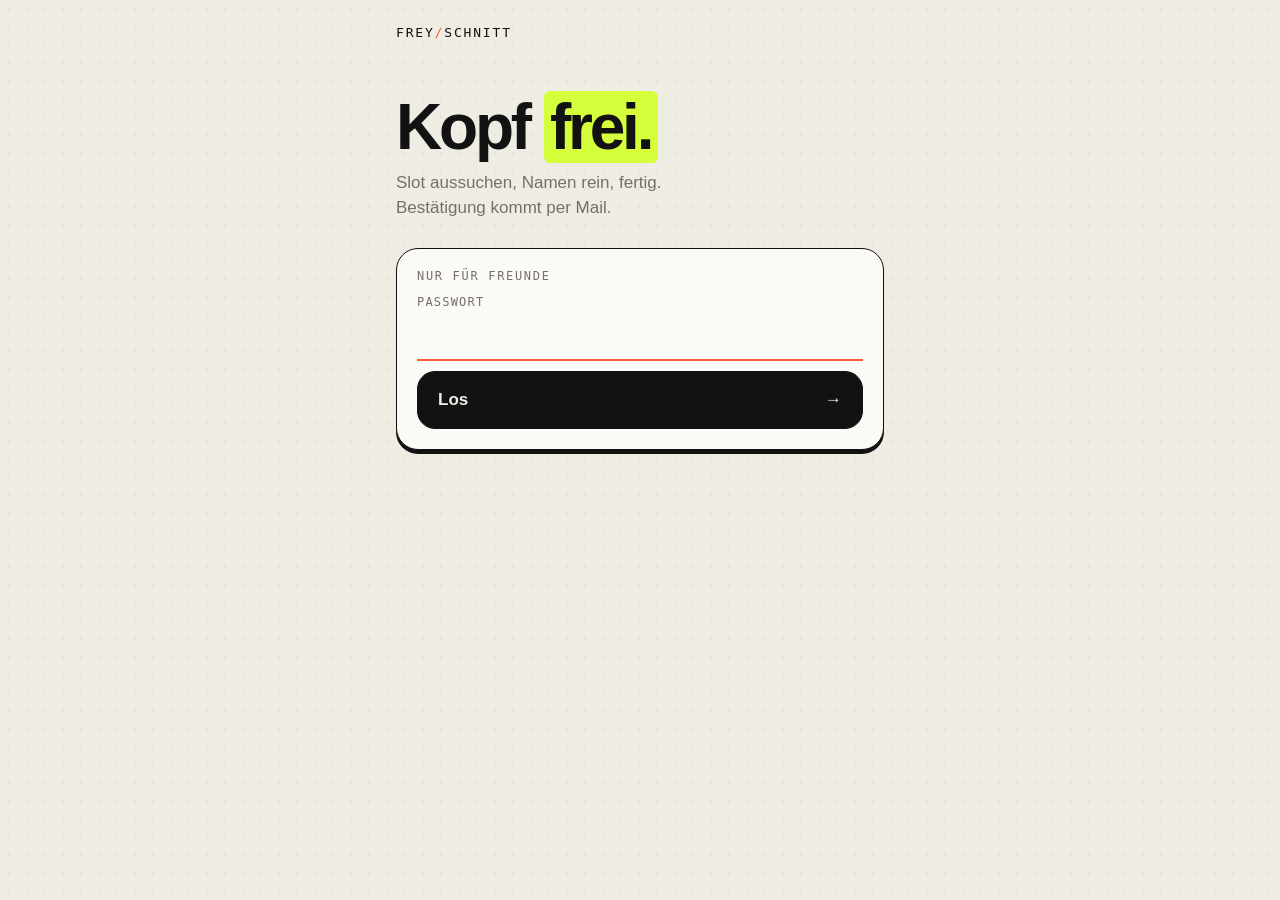
<file: index.html>
<!doctype html>
<html lang="de">
<head>
<meta charset="utf-8">
<meta name="viewport" content="width=device-width, initial-scale=1, viewport-fit=cover">
<meta http-equiv="Content-Security-Policy" content="default-src 'self'; script-src 'self'; style-src 'self' 'unsafe-inline'; img-src 'self' data:; connect-src https://uxvnlxhuhxcaexeznhck.supabase.co; base-uri 'self'; form-action 'self'; object-src 'none'">
<meta name="referrer" content="strict-origin-when-cross-origin">
<meta name="theme-color" content="#efece4">
<meta name="description" content="Freie Termine für einen frischen Schnitt – einfach Slot aussuchen und eintragen.">
<title>Freyschnitt – Termin buchen</title>
<link rel="stylesheet" href="assets/style.css">
<link rel="icon" href="data:image/svg+xml,%3Csvg xmlns='http://www.w3.org/2000/svg' viewBox='0 0 32 32'%3E%3Crect width='32' height='32' rx='8' fill='%23121212'/%3E%3Ccircle cx='16' cy='16' r='6' fill='%23d4ff3a'/%3E%3C/svg%3E">
</head>
<body>
<div class="wrap">
  <header>
    <a class="logo" href="./">Frey<b>/</b>schnitt</a>
    <span class="step-no" id="step-no"></span>
  </header>
  <div class="progress hide" id="progress" aria-hidden="true"><i></i><i></i><i></i></div>

  <main>
    <!-- 0: Passwort -->
    <section class="step" id="s0" hidden>
      <h1>Kopf <em>frei.</em></h1>
      <p class="sub">Slot aussuchen, Namen rein, fertig. Bestätigung kommt per Mail.</p>
      <form class="gate" id="gate-form">
        <p class="eyebrow">Nur für Freunde</p>
        <div class="field">
          <label for="code">Passwort</label>
          <input id="code" name="code" type="password" autocomplete="current-password" autocapitalize="none" autocorrect="off" spellcheck="false" required maxlength="200">
        </div>
        <p id="gate-msg" class="msg" role="alert"></p>
        <button class="btn" id="gate-btn" type="submit"><span>Los</span><span aria-hidden="true">→</span></button>
      </form>
    </section>

    <!-- 1: Tag -->
    <section class="step" id="s1" hidden>
      <h1 class="mid">Freye <em>Termine</em></h1>
      <p id="slots-msg" class="msg" role="alert" style="margin:0 0 18px"></p>
      <div class="list" id="days" aria-live="polite"><p class="loading">Lade Termine …</p></div>
    </section>

    <!-- 2: Uhrzeit -->
    <section class="step" id="s2" hidden>
      <button class="back" type="button" data-go="1">← ändern</button>
      <p class="eyebrow">Freye Termine</p>
      <h1 class="mid" id="day-h"></h1>
      <div class="times" id="times"></div>
    </section>

    <!-- 3: Buchen -->
    <section class="step" id="s3" hidden>
      <h1 class="mid"><em>Buchen</em></h1>
      <form id="form" novalidate>
        <div class="picked"><span id="picked-text"></span><button type="button" class="link" data-go="1">ändern</button></div>

        <div class="field"><label for="name">Name</label>
          <input id="name" name="name" autocomplete="name" required minlength="2" maxlength="80"></div>
        <div class="field"><label for="email">E-Mail</label>
          <input id="email" name="email" type="email" autocomplete="email" inputmode="email" autocapitalize="none" required maxlength="254"></div>
        <div class="field"><label for="note">Notiz (optional)</label>
          <textarea id="note" name="note" maxlength="500" rows="2"></textarea></div>

        <!-- Honeypot: bitte leer lassen (für Menschen unsichtbar) -->
        <div class="hp" aria-hidden="true">
          <label for="website">Website</label>
          <input id="website" name="website" tabindex="-1" autocomplete="off">
        </div>

        <p id="msg" class="msg" role="alert"></p>
        <button class="btn" id="submit" type="submit"><span>Termin buchen</span><span aria-hidden="true">→</span></button>
      </form>
    </section>

    <!-- 4: Gebucht -->
    <section class="step" id="s4" hidden>
      <h1>Dein <em>Termin</em></h1>
      <p class="sub">Ist eingetragen.</p>
      <div class="ticket-wrap">
        <div class="ticket">
          <div class="top"><small>FREY/SCHNITT · GEBUCHT</small><strong id="tk-day"></strong></div>
          <div class="cut"></div>
          <div class="rows">
            <div><small>UHRZEIT</small><b id="tk-time"></b></div>
            <div><small>DAUER</small><b id="tk-dur"></b></div>
            <div><small>ORT</small><b>Penthouse</b></div>
            <div><small>NAME</small><b id="tk-name"></b></div>
          </div>
          <div class="code" aria-hidden="true">||| | || ||| | ||| || |</div>
        </div>
      </div>
      <button class="btn ghost center" type="button" id="cal" aria-expanded="false" aria-controls="cal-opts">In Kalender übernehmen</button>
      <div class="list cal-opts" id="cal-opts" hidden>
        <a class="opt" id="cal-ics" href="#" download="termin.ics"><span><b>iPhone / Apple</b><br><small>auch Outlook &amp; andere Kalender-Apps</small></span><span aria-hidden="true">↓</span></a>
        <a class="opt" id="cal-google" href="#" target="_blank" rel="noopener"><span><b>Google Kalender</b><br><small>Android &amp; Browser</small></span><span aria-hidden="true">↗</span></a>
        <a class="opt" id="cal-outlook" href="#" target="_blank" rel="noopener"><span><b>Outlook.com</b><br><small>Hotmail, Live, Office 365</small></span><span aria-hidden="true">↗</span></a>
      </div>
      <p class="small" id="mailnote">Du bekommst gleich eine Bestätigung per Mail. Schau auch im Spam-Ordner nach, falls sie nicht ankommt.</p>
      <p class="small">Du kannst doch nicht? Sag mir einfach kurz Bescheid, dann gebe ich den Slot wieder frei.</p>
    </section>
  </main>
</div>
<script src="assets/config.js"></script>
<script src="assets/app.js"></script>
</body>
</html>
</file>
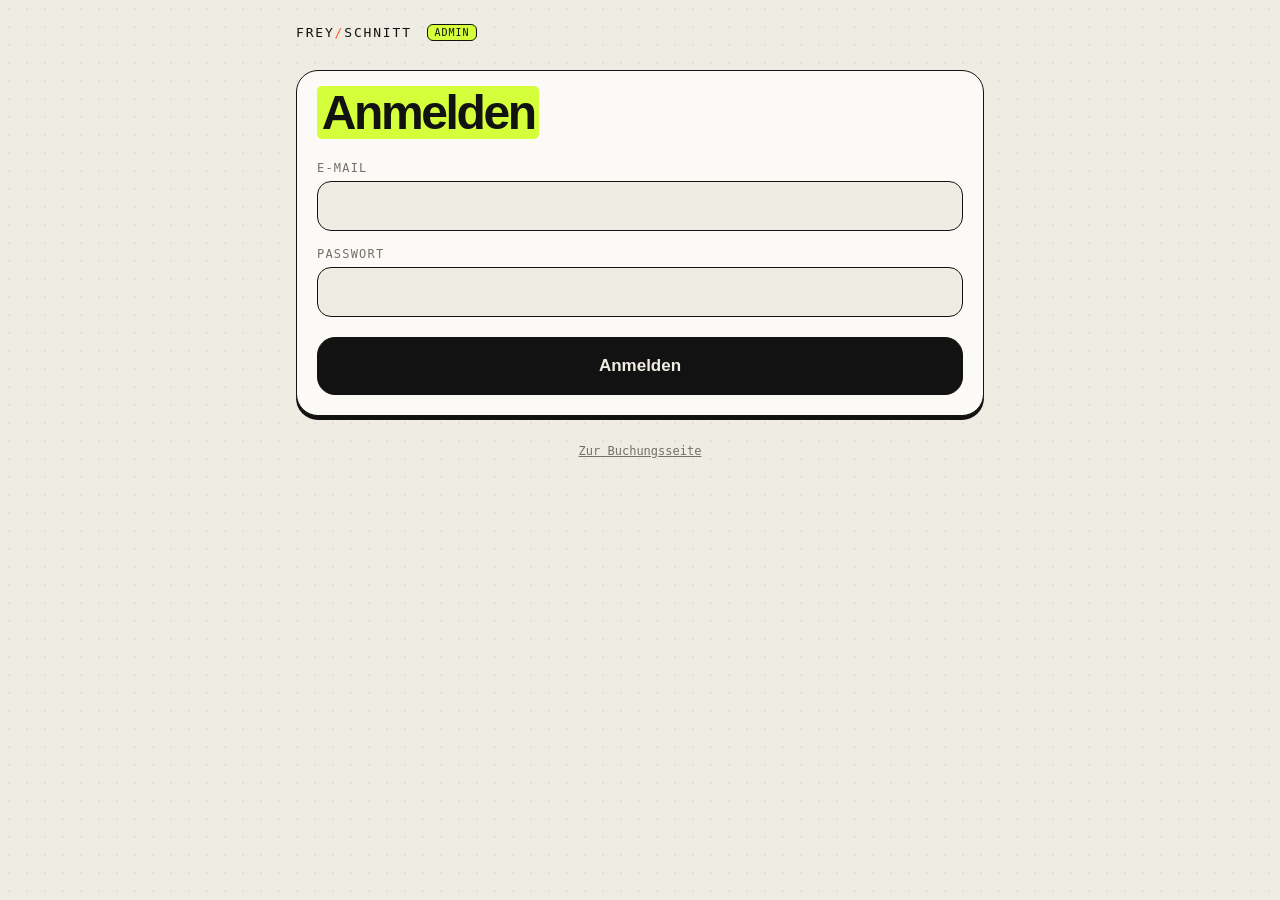
<file: admin.html>
<!doctype html>
<html lang="de">
<head>
<meta charset="utf-8">
<meta name="viewport" content="width=device-width, initial-scale=1, viewport-fit=cover">
<meta http-equiv="Content-Security-Policy" content="default-src 'self'; script-src 'self'; style-src 'self' 'unsafe-inline'; img-src 'self' data:; connect-src https://uxvnlxhuhxcaexeznhck.supabase.co; base-uri 'self'; form-action 'self'; object-src 'none'">
<meta name="robots" content="noindex, nofollow">
<meta name="referrer" content="no-referrer">
<meta name="theme-color" content="#efece4">
<title>Freyschnitt – Admin</title>
<link rel="stylesheet" href="assets/style.css">
<link rel="stylesheet" href="assets/admin.css">
<link rel="icon" href="data:image/svg+xml,%3Csvg xmlns='http://www.w3.org/2000/svg' viewBox='0 0 32 32'%3E%3Crect width='32' height='32' rx='8' fill='%23121212'/%3E%3Ccircle cx='16' cy='16' r='6' fill='%23d4ff3a'/%3E%3C/svg%3E">
</head>
<body class="admin">
<div class="wrap wide">
  <header>
    <a class="logo" href="./">Frey<b>/</b>schnitt <span class="badge">Admin</span></a>
    <div class="head-actions">
      <button id="reload" class="iconbtn" type="button" title="Aktualisieren" aria-label="Aktualisieren" hidden>
        <svg viewBox="0 0 24 24" width="18" height="18" aria-hidden="true"><path d="M21 12a9 9 0 1 1-9-9c2.52 0 4.93 1 6.74 2.74L21 8M21 3v5h-5" fill="none" stroke="currentColor" stroke-width="2.2" stroke-linecap="round" stroke-linejoin="round"/></svg>
      </button>
      <button id="logout" class="linkbtn" type="button" hidden>Abmelden</button>
    </div>
  </header>

  <!-- Login -->
  <section class="glass" id="login-view" hidden>
    <h1 class="mid"><em>Anmelden</em></h1>
    <form id="login-form">
      <label for="l-email">E-Mail</label>
      <input id="l-email" type="email" autocomplete="username" required>
      <label for="l-pass">Passwort</label>
      <input id="l-pass" type="password" autocomplete="current-password" required>
      <p id="login-msg" class="msg error" role="alert"></p>
      <button class="btn" type="submit" id="login-btn">Anmelden</button>
    </form>
  </section>

  <!-- App -->
  <div id="app-view" hidden>
    <nav class="tabs" role="tablist">
      <button role="tab" id="tab-bookings" aria-selected="true" aria-controls="p-bookings">Buchungen</button>
      <button role="tab" id="tab-slots" aria-selected="false" aria-controls="p-slots">Slots</button>
      <button role="tab" id="tab-new" aria-selected="false" aria-controls="p-new">Anlegen</button>
    </nav>
    <p id="app-msg" class="msg" role="status"></p>

    <!-- Buchungen -->
    <section class="glass" id="p-bookings" role="tabpanel">
      <div class="row-head">
        <h2>Kommende Buchungen</h2>
        <label class="toggle"><input type="checkbox" id="show-all"> alte &amp; stornierte</label>
      </div>
      <div id="bookings-list"><p class="loading">Lade …</p></div>
    </section>

    <!-- Slots -->
    <section class="glass" id="p-slots" role="tabpanel" hidden>
      <div class="row-head"><h2>Slots (nächste 10 Wochen)</h2></div>
      <div id="slots-list"><p class="loading">Lade …</p></div>
    </section>

    <!-- Anlegen -->
    <div id="p-new" role="tabpanel" hidden>
      <section class="glass">
        <h2>Serie anlegen</h2>
        <form id="series-form">
          <fieldset class="weekdays">
            <legend>Wochentage</legend>
            <label><input type="checkbox" value="1"><span>Mo</span></label>
            <label><input type="checkbox" value="2" checked><span>Di</span></label>
            <label><input type="checkbox" value="3"><span>Mi</span></label>
            <label><input type="checkbox" value="4" checked><span>Do</span></label>
            <label><input type="checkbox" value="5"><span>Fr</span></label>
            <label><input type="checkbox" value="6"><span>Sa</span></label>
            <label><input type="checkbox" value="7"><span>So</span></label>
          </fieldset>
          <div class="grid2">
            <div><label for="s-from">Ab Datum</label><input id="s-from" type="date" required></div>
            <div><label for="s-weeks">Wochen</label><input id="s-weeks" type="number" min="1" max="16" value="4" required></div>
            <div><label for="s-tfrom">Von</label><input id="s-tfrom" type="time" value="18:00" step="300" required></div>
            <div><label for="s-tto">Bis</label><input id="s-tto" type="time" value="21:00" step="300" required></div>
            <div><label for="s-dur">Slot-Länge (Min.)</label><input id="s-dur" type="number" min="5" max="240" step="5" value="45" required></div>
          </div>
          <p class="hint" id="s-preview"></p>
          <button class="btn" type="submit">Serie anlegen</button>
        </form>
      </section>

      <section class="glass">
        <h2>Einzelnen Slot anlegen</h2>
        <form id="single-form">
          <div class="grid2">
            <div><label for="e-date">Datum</label><input id="e-date" type="date" required></div>
            <div><label for="e-time">Uhrzeit</label><input id="e-time" type="time" value="18:00" step="300" required></div>
            <div><label for="e-dur">Länge (Min.)</label><input id="e-dur" type="number" min="5" max="240" step="5" value="45" required></div>
          </div>
          <button class="btn" type="submit">Slot anlegen</button>
        </form>
      </section>
    </div>
  </div>

  <footer><a href="./">Zur Buchungsseite</a></footer>
</div>
<script src="assets/vendor/supabase-js-2.49.4.js"></script>
<script src="assets/config.js"></script>
<script src="assets/admin.js"></script>
</body>
</html>
</file>
<file: assets/style.css>
/* Freyschnitt – Buchungsseite (Design: Schritt für Schritt + Ticket) */
:root {
  --bg: #efece4; --ink: #121212; --muted: #74716a; --line: #d8d4c8; --card: #fbfaf6;
  --accent: #d4ff3a; --orange: #ff5b2e; --error: #c0341d;
  --mono: ui-monospace, "SF Mono", Menlo, Consolas, monospace;
  font-family: -apple-system, BlinkMacSystemFont, "SF Pro Display", "Segoe UI", Roboto, sans-serif;
  color-scheme: light;
}
* { box-sizing: border-box; }
[hidden] { display: none !important; }
body {
  margin: 0; min-height: 100vh; background: var(--bg); color: var(--ink);
  background-image: radial-gradient(rgba(0,0,0,.05) 1px, transparent 1px); background-size: 18px 18px;
  -webkit-text-size-adjust: 100%;
}
.wrap { max-width: 520px; margin: 0 auto; padding: 22px 16px 48px; }
header { display: flex; justify-content: space-between; align-items: center; min-height: 20px; }
.logo { font-family: var(--mono); font-size: 13px; letter-spacing: .14em; text-transform: uppercase; color: var(--ink); text-decoration: none; }
.logo b { color: var(--orange); font-weight: 400; }
.step-no { font-family: var(--mono); font-size: 12px; color: var(--muted); }

.progress { display: grid; grid-template-columns: repeat(3, 1fr); gap: 6px; margin: 18px 0 34px; transition: opacity .3s; }
.progress.hide { opacity: 0; }
.progress i { height: 4px; border-radius: 2px; background: var(--line); position: relative; overflow: hidden; }
.progress i::after { content: ""; position: absolute; inset: 0; background: var(--ink); transform: scaleX(0); transform-origin: left; transition: transform .45s cubic-bezier(.65,0,.35,1); }
.progress i.done::after { transform: scaleX(1); }
.step-no { display: inline-block; }
.step-no.tick { animation: tick .3s cubic-bezier(.2,.9,.2,1); }
@keyframes tick { from { opacity: 0; transform: translateY(-6px); } }

/* Seitenwechsel: vorwärts von rechts, zurück von links; Inhalte kommen nacheinander.
   fill-mode "backwards" statt "both", damit Hover-Effekte danach wieder greifen. */
.step { --dx: 28px; --ease: cubic-bezier(.2,.9,.2,1); }
main[data-dir="back"] .step { --dx: -28px; }
.step > * { animation: step-in .45s var(--ease) backwards; }
.step > :nth-child(2) { animation-delay: .04s; }
.step > :nth-child(3) { animation-delay: .08s; }
.step > :nth-child(4) { animation-delay: .12s; }
.step > :nth-child(n+5) { animation-delay: .16s; }
@keyframes step-in { from { opacity: 0; transform: translateX(var(--dx)); } }
/* Tage und Uhrzeiten fallen kurz versetzt rein */
.list > .opt, .times > .opt { animation: pop .4s var(--ease) backwards; }
.list > .opt:nth-child(2), .times > .opt:nth-child(2) { animation-delay: .1s; }
.list > .opt:nth-child(3), .times > .opt:nth-child(3) { animation-delay: .14s; }
.list > .opt:nth-child(4), .times > .opt:nth-child(4) { animation-delay: .18s; }
.list > .opt:nth-child(5), .times > .opt:nth-child(5) { animation-delay: .22s; }
.list > .opt:nth-child(6), .times > .opt:nth-child(6) { animation-delay: .26s; }
.list > .opt:nth-child(n+7), .times > .opt:nth-child(n+7) { animation-delay: .3s; }
.list > .opt:first-child, .times > .opt:first-child { animation-delay: .06s; }
@keyframes pop { from { opacity: 0; transform: translateY(14px) scale(.98); } }
/* Ticket wird „ausgedruckt“: rutscht von oben rein, kippt in Schräglage, Zeilen erscheinen */
.step > .ticket-wrap { animation: none; }
#s4 .ticket { animation: print .7s cubic-bezier(.3,1.35,.4,1) .12s backwards; }
@keyframes print { from { opacity: 0; transform: translateY(-40px) rotate(4deg) scale(.96); } }
#s4 .ticket .rows > div { animation: pop .35s var(--ease) backwards; }
#s4 .ticket .rows > div:nth-child(1) { animation-delay: .5s; }
#s4 .ticket .rows > div:nth-child(2) { animation-delay: .56s; }
#s4 .ticket .rows > div:nth-child(3) { animation-delay: .62s; }
#s4 .ticket .rows > div:nth-child(4) { animation-delay: .68s; }
#s4 .ticket .code { animation: fade .4s ease .8s backwards; }
@keyframes fade { from { opacity: 0; } }
@media (prefers-reduced-motion: reduce) {
  .step > *, .list > .opt, .times > .opt, #s4 .ticket, #s4 .ticket .rows > div, #s4 .ticket .code, .step-no.tick { animation: none; }
  .progress i::after { transition: none; }
}

.eyebrow { font-family: var(--mono); font-size: 12px; letter-spacing: .14em; text-transform: uppercase; color: var(--muted); margin: 0 0 12px; }
h1 { font-size: clamp(44px, 13vw, 64px); line-height: .92; letter-spacing: -.05em; margin: 0 0 14px; font-weight: 800; }
h1.mid { font-size: clamp(34px, 10vw, 48px); margin-bottom: 26px; }
h1 em { font-style: normal; background: var(--accent); padding: 0 .1em; border-radius: .1em; -webkit-box-decoration-break: clone; box-decoration-break: clone; }
.sub { color: var(--muted); font-size: 17px; line-height: 1.45; margin: 0 0 28px; max-width: 30ch; }

.list { display: grid; gap: 10px; }
.opt {
  display: flex; align-items: center; justify-content: space-between; gap: 12px; width: 100%; text-align: left;
  border: 1.5px solid var(--ink); background: var(--card); border-radius: 18px; padding: 16px 18px;
  font: inherit; color: var(--ink); cursor: pointer; transition: transform .12s, box-shadow .12s; box-shadow: 0 3px 0 var(--ink);
}
.opt:hover { transform: translateY(-1px); box-shadow: 0 4px 0 var(--ink); }
.opt:active { transform: translateY(2px); box-shadow: 0 1px 0 var(--ink); }
.opt:focus-visible { outline: 3px solid var(--orange); outline-offset: 3px; }
.opt b { font-size: 18px; }
.opt small { color: var(--muted); font-size: 14px; }
.opt .n { font-family: var(--mono); font-size: 13px; background: var(--accent); border: 1px solid var(--ink); border-radius: 999px; padding: 4px 10px; white-space: nowrap; }
.times { display: grid; grid-template-columns: repeat(2, 1fr); gap: 10px; }
.times .opt { justify-content: center; font-family: var(--mono); font-size: 20px; padding: 20px 8px; }

.picked { display: flex; justify-content: space-between; align-items: center; gap: 12px; border: 1.5px dashed var(--ink); border-radius: 16px; padding: 12px 14px; margin: 0 0 26px; font-family: var(--mono); font-size: 15px; }
.link { border: 0; background: none; font: inherit; font-size: 14px; color: var(--muted); text-decoration: underline; cursor: pointer; padding: 4px; }
.back { border: 0; background: none; font: inherit; color: var(--muted); padding: 0; margin-bottom: 18px; cursor: pointer; font-size: 14px; }

.field { margin-bottom: 18px; }
.field label { display: block; font-family: var(--mono); font-size: 12px; letter-spacing: .1em; text-transform: uppercase; color: var(--muted); margin-bottom: 6px; }
.field input, .field textarea {
  -webkit-appearance: none; appearance: none; width: 100%; border: 0; border-bottom: 2px solid var(--ink); background: transparent;
  font: inherit; font-size: 24px; padding: 6px 0 10px; color: var(--ink); outline: none; border-radius: 0;
}
.field textarea { font-size: 18px; resize: none; }
.field input:focus, .field textarea:focus { border-bottom-color: var(--orange); }
.field input:-webkit-autofill { -webkit-box-shadow: 0 0 0 1000px var(--bg) inset; -webkit-text-fill-color: var(--ink); }
.hp { position: absolute; left: -9999px; width: 1px; height: 1px; overflow: hidden; }

.btn {
  width: 100%; border: 1.5px solid var(--ink); background: var(--ink); color: var(--bg); border-radius: 18px; padding: 18px 20px;
  font: inherit; font-size: 17px; font-weight: 700; cursor: pointer; margin-top: 10px;
  display: flex; justify-content: space-between; align-items: center; text-decoration: none;
}
.btn:disabled { opacity: .6; cursor: wait; }
.btn:focus-visible { outline: 3px solid var(--orange); outline-offset: 3px; }
.btn.center { justify-content: center; }
.btn.ghost { background: var(--card); color: var(--ink); box-shadow: 0 3px 0 var(--ink); }
.btn.ghost:active { transform: translateY(2px); box-shadow: 0 1px 0 var(--ink); }

.gate { background: var(--card); border: 1.5px solid var(--ink); border-radius: 22px; padding: 20px; box-shadow: 0 4px 0 var(--ink); }
.gate .field { margin-bottom: 8px; }

.msg { margin: 12px 0 0; padding: 12px 14px; border-radius: 14px; font-size: 15px; line-height: 1.4; background: rgba(192,52,29,.08); border: 1.5px solid var(--error); color: var(--error); }
.msg:empty { display: none; }
.loading, .empty { color: var(--muted); font-size: 17px; margin: 0; }

/* Ticket – die Auskerbungen sind echte Löcher (Maske), der Hintergrund scheint durch */
.ticket-wrap { transform: rotate(-1.5deg); margin: 8px 6px 24px; filter: drop-shadow(0 24px 30px rgba(0,0,0,.22)); }
.ticket {
  --cut: 104px; --r: 12px;
  background: var(--ink); color: var(--bg); border-radius: 26px; overflow: hidden;
  -webkit-mask: radial-gradient(circle var(--r) at 0 var(--cut), #0000 98%, #000) , radial-gradient(circle var(--r) at 100% var(--cut), #0000 98%, #000);
  -webkit-mask-composite: source-in;
  mask: radial-gradient(circle var(--r) at 0 var(--cut), #0000 98%, #000) , radial-gradient(circle var(--r) at 100% var(--cut), #0000 98%, #000);
  mask-composite: intersect;
}
.ticket .top { height: var(--cut); padding: 22px 22px 0; background: var(--accent); color: var(--ink); }
.ticket .top small { font-family: var(--mono); font-size: 12px; letter-spacing: .12em; }
.ticket .top strong { display: block; font-size: 34px; letter-spacing: -.03em; margin-top: 6px; line-height: 1; white-space: nowrap; }
.ticket .cut { height: 0; border-top: 2px dashed rgba(239,236,228,.25); margin: 0 22px; }
.ticket .rows { display: grid; grid-template-columns: 1fr 1fr; gap: 16px; padding: 20px 22px 24px; }
.ticket .rows small { display: block; font-family: var(--mono); font-size: 11px; letter-spacing: .12em; color: rgba(239,236,228,.55); }
.ticket .rows b { font-size: 18px; overflow-wrap: anywhere; }
.ticket .code { padding: 0 22px 22px; font-family: var(--mono); font-size: 11px; letter-spacing: .5em; color: rgba(239,236,228,.4); }
.cal-opts { margin-top: 12px; }
a.opt { text-decoration: none; }
.small { color: var(--muted); font-size: 15px; line-height: 1.5; margin: 22px 0 0; }
.small + .small { margin-top: 10px; }
</file>
<file: assets/admin.css>
/* Admin-Bereich – gleiche Optik wie die Buchungsseite (Papier, Schwarz, Neongelb) */
.wrap.wide { max-width: 720px; }
.badge { font-size: 10px; letter-spacing: .1em; background: var(--accent); color: var(--ink); border: 1px solid var(--ink); padding: 2px 6px; border-radius: 6px; margin-left: 6px; vertical-align: 1px; }
.linkbtn { background: none; border: 0; color: var(--muted); font-family: var(--mono); font-size: 13px; cursor: pointer; text-decoration: underline; padding: 6px; }
.head-actions { display: flex; align-items: center; gap: 6px; }
.iconbtn { display: inline-grid; place-items: center; width: 40px; height: 40px; border-radius: 12px; border: 1.5px solid var(--ink); background: var(--card); color: var(--ink); box-shadow: 0 2px 0 var(--ink); cursor: pointer; padding: 0; }
.iconbtn:active { transform: translateY(2px); box-shadow: 0 0 0 var(--ink); }
.iconbtn:focus-visible { outline: 3px solid var(--orange); outline-offset: 3px; }
.iconbtn.spin svg { animation: spin .7s linear infinite; }
@keyframes spin { to { transform: rotate(360deg); } }
@media (prefers-reduced-motion: reduce) { .iconbtn.spin svg { animation: none; opacity: .5; } }
#login-view, #app-view { margin-top: 28px; }

/* Karten */
.admin .glass { background: var(--card); border: 1.5px solid var(--ink); border-radius: 22px; padding: 20px; margin-bottom: 18px; box-shadow: 0 4px 0 var(--ink); }
.admin h2 { font-size: 24px; letter-spacing: -.03em; font-weight: 800; margin: 0 0 16px; }
.admin footer { text-align: center; font-family: var(--mono); font-size: 12px; margin-top: 28px; }
.admin footer a { color: var(--muted); }

/* Formularfelder im Admin: Kästen statt Linien (Datum/Uhrzeit brauchen Platz) */
.admin label { display: block; font-family: var(--mono); font-size: 12px; letter-spacing: .1em; text-transform: uppercase; color: var(--muted); margin: 16px 0 6px; }
.admin input:not([type="checkbox"]), .admin select, .admin textarea {
  -webkit-appearance: none; appearance: none; display: block; width: 100%; min-height: 50px;
  font: inherit; font-size: 16px; color: var(--ink); padding: 12px 14px;
  background: var(--bg); border: 1.5px solid var(--ink); border-radius: 14px; outline: none;
}
.admin input:not([type="checkbox"]):focus, .admin select:focus, .admin textarea:focus { border-color: var(--orange); box-shadow: 0 0 0 3px rgba(255,91,46,.18); }
.admin .btn { margin-top: 20px; justify-content: center; }

/* Checkboxen: eigene Optik, damit Safari/iOS sie nicht verzerrt */
.admin input[type="checkbox"] {
  -webkit-appearance: none; appearance: none; flex: none; display: inline-grid; place-items: center;
  width: 20px; height: 20px; padding: 0; margin: 0; border-radius: 6px; cursor: pointer;
  border: 1.5px solid var(--ink); background: var(--card);
}
.admin input[type="checkbox"]::after {
  content: ""; width: 5px; height: 10px; margin-top: -2px; border: solid var(--ink);
  border-width: 0 2.5px 2.5px 0; transform: rotate(45deg); opacity: 0;
}
.admin input[type="checkbox"]:checked { background: var(--accent); }
.admin input[type="checkbox"]:checked::after { opacity: 1; }
.admin input[type="checkbox"]:focus-visible { outline: 3px solid var(--orange); outline-offset: 2px; }

/* Meldungen */
.msg.ok { background: rgba(212,255,58,.35); border-color: var(--ink); color: var(--ink); }
#app-msg { margin: 0 0 16px; }

/* Tabs */
.tabs { display: flex; gap: 6px; padding: 5px; margin-bottom: 18px; border-radius: 999px; border: 1.5px solid var(--ink); background: var(--card); box-shadow: 0 3px 0 var(--ink); }
.tabs button { flex: 1; border: 0; background: transparent; color: var(--muted); font-family: var(--mono); font-size: 13px; letter-spacing: .06em; text-transform: uppercase; padding: 10px 6px; border-radius: 999px; cursor: pointer; min-height: 44px; }
.tabs button[aria-selected="true"] { background: var(--ink); color: var(--accent); font-weight: 700; }

.row-head { display: flex; justify-content: space-between; align-items: baseline; gap: 12px; flex-wrap: wrap; }
.admin .toggle { display: flex; align-items: center; gap: 8px; margin: 0 0 14px; }

/* Buchungskarten */
.bk { border-top: 1.5px dashed var(--line); padding: 14px 0; display: grid; gap: 4px; }
.bk:first-child { border-top: 0; padding-top: 0; }
.bk .when { font-family: var(--mono); font-weight: 600; justify-self: start; background: var(--accent); padding: 2px 8px; border-radius: 6px; }
.bk .who { font-weight: 700; font-size: 17px; margin-top: 4px; }
.bk a { color: var(--ink); word-break: break-all; }
.bk .meta { color: var(--muted); font-size: 14px; }
.bk .note { color: var(--ink); font-size: 14px; white-space: pre-wrap; background: var(--bg); border-radius: 10px; padding: 8px 10px; margin-top: 4px; }
.bk.cancelled { opacity: .5; }
.bk.cancelled .when { text-decoration: line-through; background: var(--line); }
.actions { display: flex; gap: 8px; flex-wrap: wrap; margin-top: 8px; }
.sbtn { border: 1.5px solid var(--ink); background: var(--card); color: var(--ink); border-radius: 999px; padding: 8px 14px; font: inherit; font-size: 14px; font-weight: 600; cursor: pointer; min-height: 40px; box-shadow: 0 2px 0 var(--ink); }
.sbtn:active { transform: translateY(2px); box-shadow: none; }
.sbtn.danger { border-color: var(--error); color: var(--error); box-shadow: 0 2px 0 var(--error); }
.sbtn:disabled { opacity: .4; cursor: not-allowed; }

/* Slotliste */
.sday { margin-bottom: 20px; }
.sday-title { font-weight: 700; margin-bottom: 6px; display: flex; justify-content: space-between; gap: 8px; }
.sday-title small { color: var(--muted); font-weight: 400; font-family: var(--mono); font-size: 12px; }
.slot { display: grid; grid-template-columns: 64px 1fr auto; gap: 10px; align-items: center; padding: 8px 0; border-top: 1.5px dashed var(--line); }
.slot .t { font-family: var(--mono); font-weight: 600; }
.status { font-size: 13px; color: var(--muted); overflow: hidden; text-overflow: ellipsis; white-space: nowrap; }
.status.booked { color: var(--ink); font-weight: 600; }
.status.booked::before { content: ""; display: inline-block; width: 8px; height: 8px; border-radius: 50%; background: var(--accent); border: 1px solid var(--ink); margin-right: 6px; }
.status.blocked { color: var(--error); }
.slot .actions { margin: 0; flex-wrap: nowrap; }
.slot .sbtn { padding: 6px 10px; font-size: 13px; min-height: 36px; }

/* Anlegen */
fieldset.weekdays { border: 0; padding: 0; margin: 0; display: grid; grid-template-columns: repeat(7, minmax(0, 1fr)); gap: 6px; }
fieldset.weekdays legend { grid-column: 1 / -1; font-family: var(--mono); font-size: 12px; letter-spacing: .1em; text-transform: uppercase; color: var(--muted); margin-bottom: 8px; padding: 0; }
.admin .weekdays label { position: relative; margin: 0; text-transform: none; letter-spacing: 0; font-size: 14px; }
.admin .weekdays input[type="checkbox"] { position: absolute; inset: 0; width: 100%; height: 100%; opacity: 0; border: 0; }
.weekdays span { display: grid; place-items: center; height: 44px; border-radius: 12px; border: 1.5px solid var(--ink); background: var(--card); color: var(--ink); font-family: var(--mono); cursor: pointer; box-shadow: 0 2px 0 var(--ink); }
.weekdays input:checked + span { background: var(--accent); font-weight: 700; }
.weekdays input:focus-visible + span { outline: 3px solid var(--orange); outline-offset: 2px; }
.grid2 { display: grid; grid-template-columns: minmax(0, 1fr) minmax(0, 1fr); gap: 0 12px; }
.grid2 > div { min-width: 0; }
.hint { color: var(--muted); font-size: 14px; margin: 14px 0 0; }
</file>
